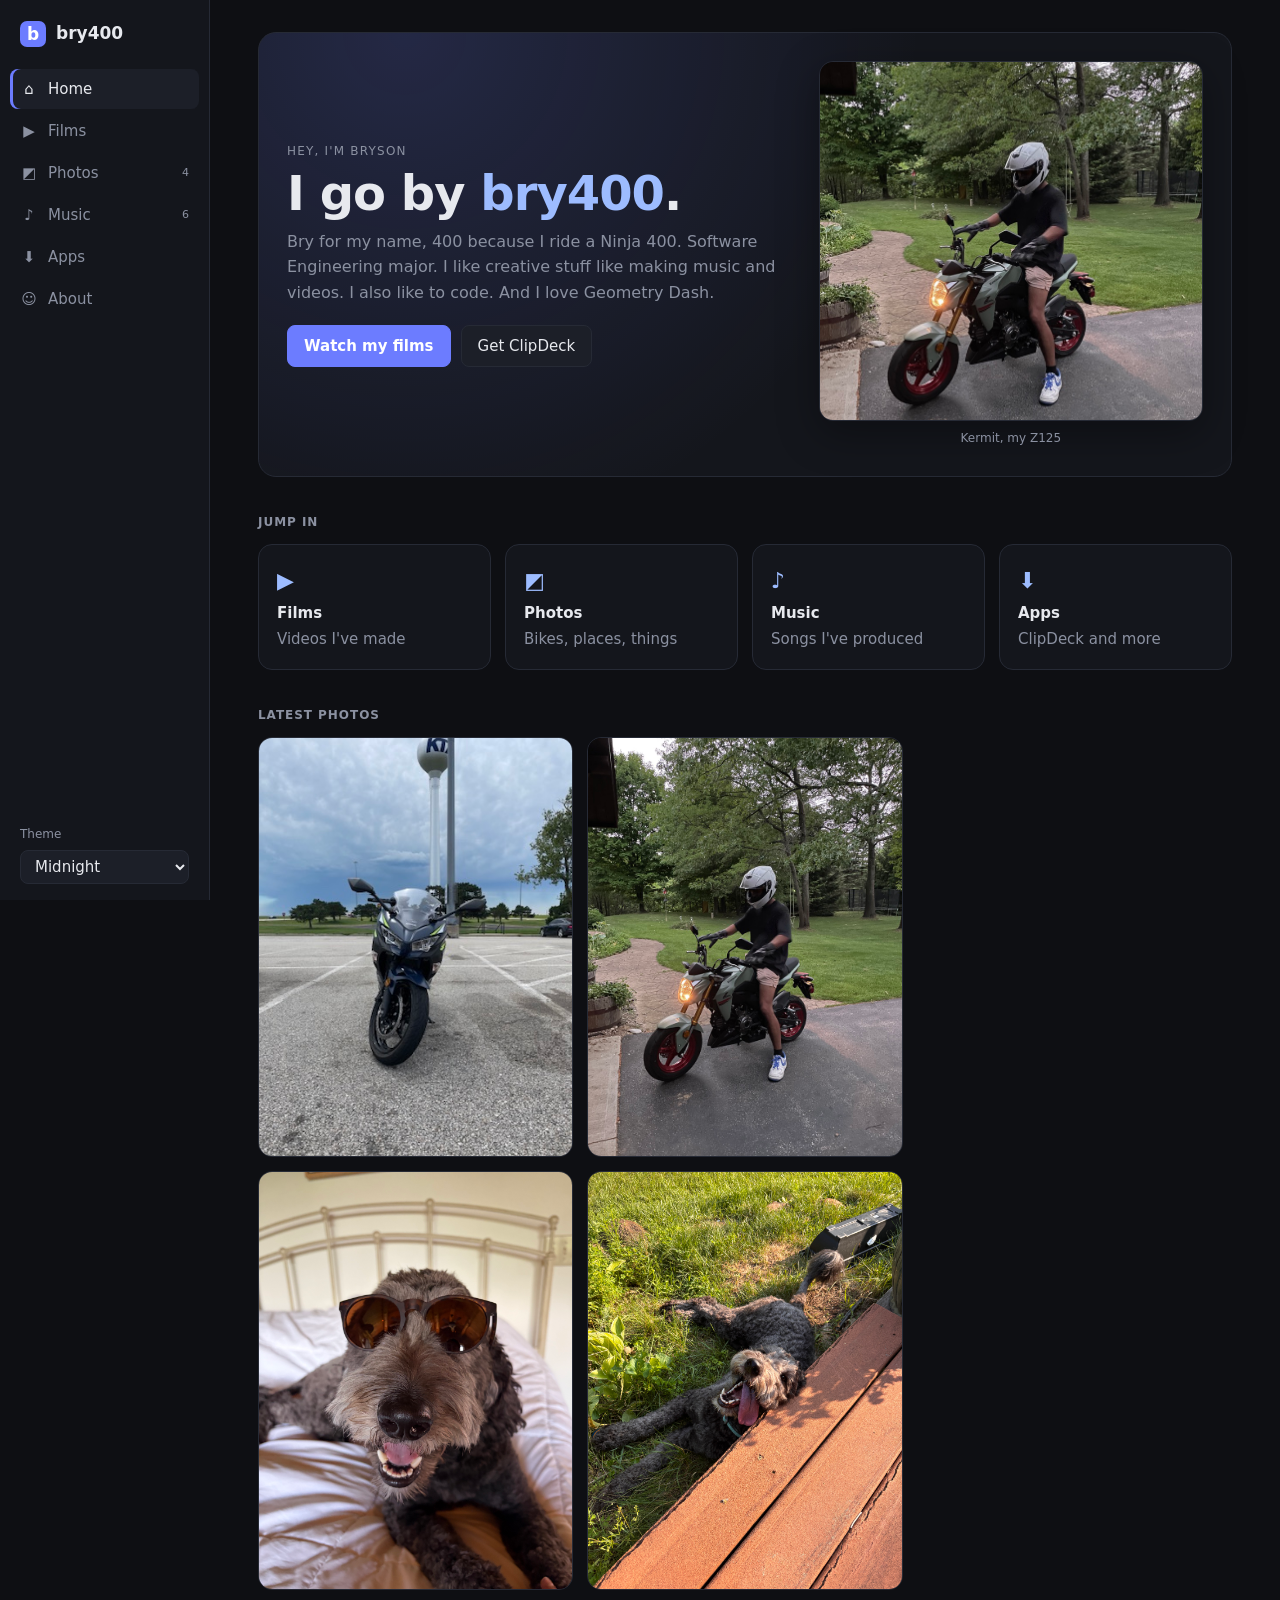
<file: index.html>
<!DOCTYPE html>
<html lang="en" data-theme="midnight">

<head>
    <meta charset="UTF-8">
    <meta name="viewport" content="width=device-width, initial-scale=1.0">
    <title>bry400</title>
    <meta name="description" content="Bryson's corner of the internet: films, photos, music and apps.">
    <link rel="icon" href="assets/clipdeck.png">
    <link rel="stylesheet" href="styles.css">
    <script>
        // Apply the saved theme before first paint to avoid a flash.
        try { document.documentElement.dataset.theme = localStorage.getItem("theme") || "midnight"; } catch (e) {}
    </script>
</head>

<body>
    <div class="app">
        <aside class="sidebar">
            <a class="brand" href="#home"><span class="logo">b</span> bry400</a>
            <nav class="nav-list" id="nav">
                <a class="nav" href="#home" data-view="home"><span class="ico">⌂</span><span class="lbl">Home</span></a>
                <a class="nav" href="#films" data-view="films"><span class="ico">▶</span><span class="lbl">Films</span><span class="badge" id="n-films"></span></a>
                <a class="nav" href="#photos" data-view="photos"><span class="ico">◩</span><span class="lbl">Photos</span><span class="badge" id="n-photos"></span></a>
                <a class="nav" href="#music" data-view="music"><span class="ico">♪</span><span class="lbl">Music</span><span class="badge" id="n-music"></span></a>
                <a class="nav" href="#apps" data-view="apps"><span class="ico">⬇</span><span class="lbl">Apps</span></a>
                <a class="nav" href="#about" data-view="about"><span class="ico">☺</span><span class="lbl">About</span></a>
            </nav>
            <div class="sidebar-foot">
                <label class="small muted" for="theme">Theme</label>
                <select id="theme">
                    <option value="midnight">Midnight</option>
                    <option value="mono">Mono</option>
                    <option value="ember">Ember</option>
                    <option value="light">Light</option>
                    <option value="sakura">Sakura</option>
                </select>
            </div>
        </aside>

        <main class="content" id="content" tabindex="-1">
            <!-- HOME -->
            <section class="view" id="view-home">
                <div class="hero">
                    <div class="hero-text">
                        <p class="eyebrow">Hey, I'm Bryson</p>
                        <h1>I go by <span class="accent">bry400</span>.</h1>
                        <p class="lead">Bry for my name, 400 because I ride a Ninja 400. Software Engineering major. I like creative stuff 
                            like making music and videos. I also like to code. And I love Geometry Dash.</p>
                        <div class="row">
                            <a class="btn primary" href="#films">Watch my films</a>
                            <a class="btn" href="#apps">Get ClipDeck</a>
                        </div>
                    </div>
                    <figure class="hero-photo">
                        <img src="media/photos/kermit-z125.jpeg" alt="Bry on his Z125">
                        <figcaption>Kermit, my Z125</figcaption>
                    </figure>
                </div>

                <h2 class="section-title">Jump in</h2>
                <div class="tiles">
                    <a class="tile" href="#films"><span class="tile-ico">▶</span><b>Films</b><span class="muted">Videos I've made</span></a>
                    <a class="tile" href="#photos"><span class="tile-ico">◩</span><b>Photos</b><span class="muted">Bikes, places, things</span></a>
                    <a class="tile" href="#music"><span class="tile-ico">♪</span><b>Music</b><span class="muted">Songs I've produced</span></a>
                    <a class="tile" href="#apps"><span class="tile-ico">⬇</span><b>Apps</b><span class="muted">ClipDeck and more</span></a>
                </div>

                <div id="latest" hidden>
                    <h2 class="section-title">Latest photos</h2>
                    <div class="photo-grid" id="latest-grid"></div>
                </div>
            </section>

            <!-- FILMS -->
            <section class="view" id="view-films" hidden>
                <header class="view-head"><h1>Films</h1><p class="muted">Things I've shot and edited.</p></header>
                <div class="card-grid" id="films-grid"></div>
                <div class="empty" id="films-empty" hidden></div>
            </section>

            <!-- PHOTOS -->
            <section class="view" id="view-photos" hidden>
                <header class="view-head"><h1>Photos</h1><p class="muted">Click one to open it.</p></header>
                <div class="photo-grid" id="photos-grid"></div>
                <div class="empty" id="photos-empty" hidden></div>
            </section>

            <!-- MUSIC -->
            <section class="view" id="view-music" hidden>
                <header class="view-head"><h1>Music</h1><p class="muted">Songs I've made.</p></header>
                <ol class="tracks" id="tracks"></ol>
                <div class="empty" id="music-empty" hidden></div>
            </section>

            <!-- APPS -->
            <section class="view" id="view-apps" hidden>
                <header class="view-head"><h1>Apps</h1><p class="muted">Things I've built.</p></header>
                <div id="apps-list"></div>
                <h2 class="section-title">Also: Geometry Dash mod</h2>
                <div class="panel row-between">
                    <div>
                        <b>No Block Glow</b>
                        <p class="muted small">A Geode mod with around 10k downloads.</p>
                    </div>
                    <a class="btn" href="https://geode-sdk.org/mods/bry400.no_block_glow" target="_blank" rel="noopener">View on Geode ↗</a>
                </div>
            </section>

            <!-- ABOUT -->
            <section class="view" id="view-about" hidden>
                <header class="view-head"><h1>About</h1></header>
                <div class="about-grid">
                    <div class="panel">
                        <h2>Motorcycling</h2>
                        <p>I got into motorcycling in summer 2024. I wanted a bike for my birthday but my dad warned me
                            against it. Midway through the summer my mom encouraged me to go get one and learn. They
                            bought me a Kawasaki Z125 as my first bike. Thanks mom and dad. Then I realized I needed
                            more power, so I bought my Ninja 400, and I love it.</p>
                        <img class="inline-photo" src="media/photos/ninja-400.jpeg" alt="Ninja 400" loading="lazy">
                    </div>
                    <div class="panel">
                        <h2>Geometry Dash</h2>
                        <p>3000+ hours and I'm proud. I made a <a href="https://geode-sdk.org/mods/bry400.no_block_glow" target="_blank" rel="noopener">mod</a>
                            for it with the Geode mod loader. Around 10k people have downloaded it.</p>
                    </div>
                    <div class="panel">
                        <h2>Programming</h2>
                        <p>I used to study software engineering, then realized what started as a hobby was becoming a
                            chore, so now I'm a math major. I think I'm on attempt 4 at a degree... I also made a
                            Discord gambling bot (fake money, don't worry) with levelable skills and leaderboards. It's
                            only on my server and down half the time, lol.</p>
                    </div>
                    <div class="panel">
                        <h2>Videography, photos &amp; music</h2>
                        <p>The stuff that fills the Films, Photos and Music pages here.</p>
                    </div>
                </div>

                <h2 class="section-title">Contact</h2>
                <div class="panel">
                    <p>Add me on Discord: <b>bry400</b>. Also see my <a href="https://github.com/kazido" target="_blank" rel="noopener">GitHub</a>.</p>
                </div>
            </section>
        </main>
    </div>

    <!-- Persistent music player -->
    <div class="player" id="player" hidden>
        <button class="pbtn" id="p-prev" aria-label="Previous">⏮</button>
        <button class="pbtn big" id="p-toggle" aria-label="Play or pause">▶</button>
        <button class="pbtn" id="p-next" aria-label="Next">⏭</button>
        <div class="p-info"><b id="p-title">—</b></div>
        <span class="small muted" id="p-cur">0:00</span>
        <input type="range" id="p-seek" min="0" max="1000" value="0" aria-label="Seek">
        <span class="small muted" id="p-dur">0:00</span>
        <audio id="audio" preload="none"></audio>
    </div>

    <!-- Lightbox for photos and films -->
    <div class="lightbox" id="lightbox" hidden>
        <button class="lb-close" id="lb-close" aria-label="Close">✕</button>
        <button class="lb-nav prev" id="lb-prev" aria-label="Previous">‹</button>
        <div class="lb-stage" id="lb-stage"></div>
        <button class="lb-nav next" id="lb-next" aria-label="Next">›</button>
        <div class="lb-cap" id="lb-cap"></div>
    </div>

    <script src="app.js"></script>
</body>

</html>
</file>
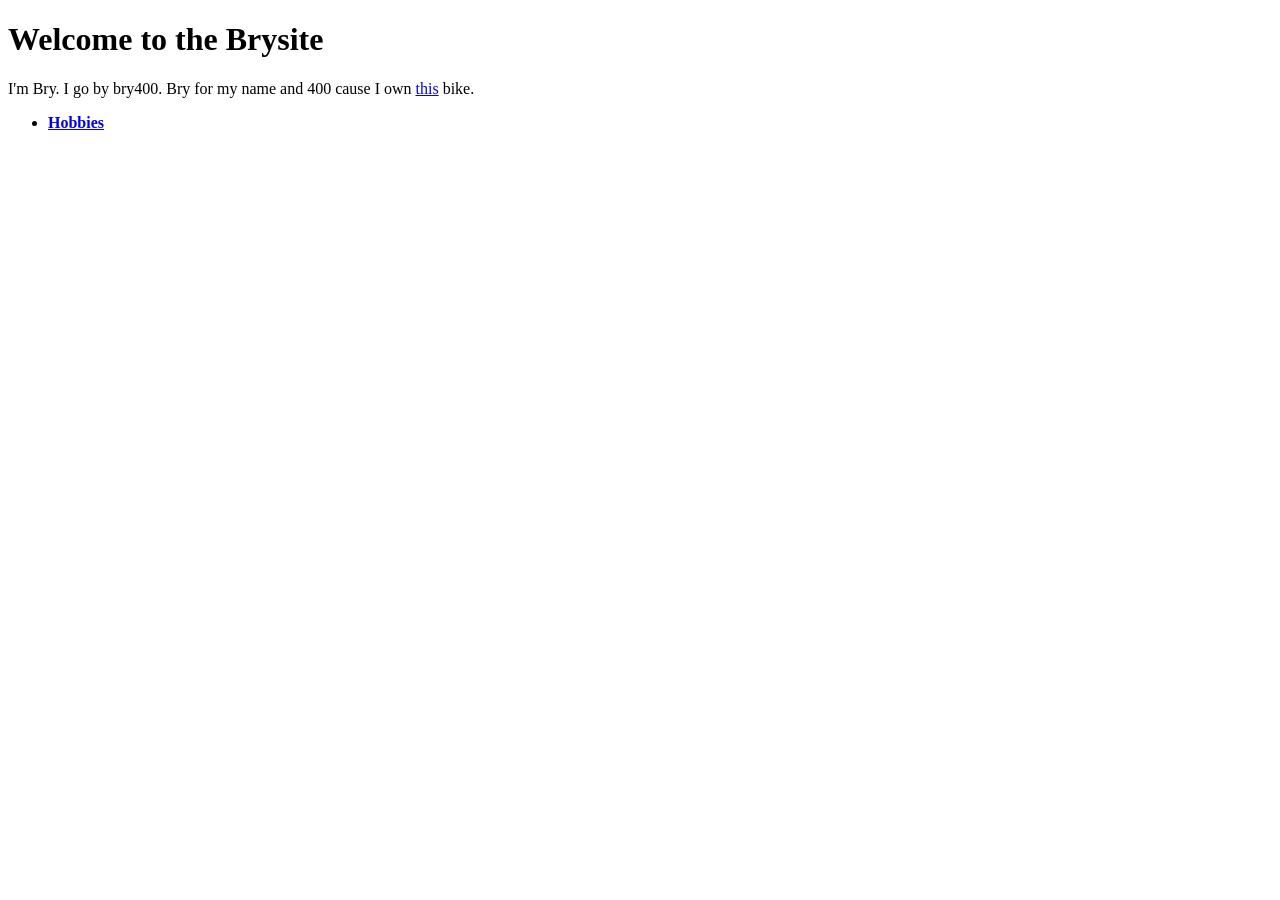
<file: site.html>
<!DOCTYPE html>
<html>

<head>


</head>

<body>
    <h1>Welcome to the Brysite</h1>
    <p>I'm Bry. I go by bry400. Bry for my name and 400 cause I own <a
            href="resources/89C44326-C04C-4F18-B2B7-C55844805157_4_5005_c.jpeg">this</a> bike.</p>

    <ul>
        <li><a href="pages/hobbies.html"><b>Hobbies</b></a></li>
    </ul>
</body>

</html>
</file>
<file: styles.css>
/* Look and feel borrowed from ClipDeck: dark panels, sidebar nav, 16:9 cards, themeable accent. */
:root {
  --bg: #0e0f13; --panel: #14161c; --panel-2: #1c1f28; --border: #262a35;
  --text: #e7e9ee; --muted: #8b91a1; --accent: #6c7cff; --accent-rgb: 108 124 255;
  --accent-text: #9dbcff; --on-accent: #fff; --radius: 8px; --radius-lg: 14px;
  --font: "Segoe UI Variable", "Segoe UI", system-ui, -apple-system, Roboto, sans-serif;
  color-scheme: dark;
}
[data-theme="mono"] {
  --bg: #000; --panel: #070707; --panel-2: #121212; --border: #262626; --text: #f4f4f4; --muted: #8c8c8c;
  --accent: #fff; --accent-rgb: 255 255 255; --accent-text: #fff; --on-accent: #000; --radius: 3px; --radius-lg: 4px;
}
[data-theme="ember"] {
  --bg: #17110d; --panel: #201813; --panel-2: #2c2119; --border: #3b2d22; --text: #f1e4d6; --muted: #a18a76;
  --accent: #d19a66; --accent-rgb: 209 154 102; --accent-text: #e8bb8b; --on-accent: #1a120c;
}
[data-theme="light"] {
  --bg: #f4f5f8; --panel: #fff; --panel-2: #eceef3; --border: #dcdfe6; --text: #1d2030; --muted: #6a7082;
  --accent: #3b6cf6; --accent-rgb: 59 108 246; --accent-text: #2a56d4; --on-accent: #fff; color-scheme: light;
}
[data-theme="sakura"] {
  --bg: #fdf0f4; --panel: #fff8fa; --panel-2: #f9e0e8; --border: #f0cbd7; --text: #4a2a35; --muted: #96707d;
  --accent: #e0709a; --accent-rgb: 224 112 154; --accent-text: #c04e7b; --on-accent: #fff;
  --radius: 12px; --radius-lg: 18px; color-scheme: light;
}

* { box-sizing: border-box; }
html, body { height: 100%; margin: 0; }
body { background: var(--bg); color: var(--text); font: 15px/1.6 var(--font); }
a { color: var(--accent-text); }
h1 { font-size: 28px; line-height: 1.2; margin: 0 0 6px; }
h2 { font-size: 17px; margin: 0 0 8px; }
p { margin: 0 0 12px; }
.muted { color: var(--muted); }
.small { font-size: 12px; }
.accent { color: var(--accent-text); }
[hidden] { display: none !important; }
:focus-visible { outline: 2px solid var(--accent); outline-offset: 2px; }

/* Controls */
.btn, select {
  font: inherit; color: var(--text); background: var(--panel-2); border: 1px solid var(--border);
  border-radius: var(--radius); padding: 8px 16px; cursor: pointer; text-decoration: none; display: inline-block;
  transition: border-color .12s, background .12s, transform .12s;
}
.btn:hover, select:hover { border-color: rgb(var(--accent-rgb) / .6); }
.btn.primary { background: var(--accent); border-color: var(--accent); color: var(--on-accent); font-weight: 600; }
.btn.primary:hover { filter: brightness(1.1); }
.row { display: flex; gap: 10px; flex-wrap: wrap; }
.row-between { display: flex; gap: 16px; align-items: center; justify-content: space-between; flex-wrap: wrap; }

/* Layout */
.app { display: grid; grid-template-columns: 210px 1fr; min-height: 100vh; }
.sidebar {
  position: sticky; top: 0; height: 100vh; display: flex; flex-direction: column; gap: 4px;
  padding: 16px 10px; background: var(--panel); border-right: 1px solid var(--border);
}
.brand { display: flex; align-items: center; gap: 10px; font-weight: 700; font-size: 17px; padding: 4px 10px 18px; color: var(--text); text-decoration: none; }
.logo {
  width: 26px; height: 26px; border-radius: 7px; display: grid; place-items: center; font-weight: 800;
  background: var(--accent); color: var(--on-accent);
}
.nav-list { display: flex; flex-direction: column; gap: 2px; }
.nav {
  display: flex; align-items: center; gap: 10px; padding: 8px 10px; border-radius: var(--radius);
  color: var(--muted); text-decoration: none; transition: background .12s, color .12s;
}
.nav:hover { background: var(--panel-2); color: var(--text); }
.nav.active { background: var(--panel-2); color: var(--text); box-shadow: inset 3px 0 0 var(--accent); }
.ico { width: 18px; text-align: center; }
.badge { margin-left: auto; font-size: 11px; color: var(--muted); }
.sidebar-foot { margin-top: auto; padding: 0 10px; display: grid; gap: 6px; }
.sidebar-foot select { padding: 6px 10px; }

.content { padding: 32px clamp(16px, 4vw, 48px) 120px; min-width: 0; outline: none; }
.view { max-width: 1100px; margin: 0 auto; animation: fade .25s ease; }
@keyframes fade { from { opacity: 0; transform: translateY(6px); } to { opacity: 1; transform: none; } }
.view-head { margin-bottom: 22px; }
.section-title { margin: 36px 0 12px; color: var(--muted); font-size: 12px; text-transform: uppercase; letter-spacing: .08em; font-weight: 600; }
.panel { background: var(--panel); border: 1px solid var(--border); border-radius: var(--radius-lg); padding: 18px 20px; }
.panel p:last-child { margin-bottom: 0; }

/* Hero */
.hero {
  display: grid; grid-template-columns: 1.3fr 1fr; gap: 32px; align-items: center; padding: 28px;
  border-radius: calc(var(--radius-lg) + 4px); border: 1px solid var(--border);
  background: radial-gradient(circle at 15% 0%, rgb(var(--accent-rgb) / .18), transparent 55%), var(--panel);
}
.hero h1 { font-size: clamp(30px, 5vw, 48px); letter-spacing: -.02em; }
.eyebrow { color: var(--muted); text-transform: uppercase; letter-spacing: .1em; font-size: 12px; margin-bottom: 4px; }
.lead { color: var(--muted); font-size: 16px; max-width: 52ch; margin-bottom: 20px; }
.hero-photo { margin: 0; }
.hero-photo img { width: 100%; max-height: 360px; object-fit: cover; border-radius: var(--radius-lg); border: 1px solid var(--border); display: block; box-shadow: 0 12px 40px rgb(0 0 0 / .35); }
.hero-photo figcaption { text-align: center; color: var(--muted); font-size: 12px; margin-top: 8px; }

.tiles { display: grid; grid-template-columns: repeat(auto-fill, minmax(200px, 1fr)); gap: 14px; }
.tile {
  display: grid; gap: 2px; padding: 18px; background: var(--panel); border: 1px solid var(--border);
  border-radius: var(--radius-lg); color: var(--text); text-decoration: none;
  transition: border-color .15s, transform .15s;
}
.tile:hover { border-color: var(--accent); transform: translateY(-2px); }
.tile-ico { font-size: 22px; color: var(--accent-text); }

/* Cards (films, like ClipDeck's clip grid) */
.card-grid { display: grid; grid-template-columns: repeat(auto-fill, minmax(280px, 1fr)); gap: 18px; }
.card { background: none; border: none; padding: 0; text-align: left; color: inherit; font: inherit; cursor: pointer; }
.card-thumb {
  position: relative; aspect-ratio: 16 / 9; background: var(--panel-2); border-radius: var(--radius-lg);
  overflow: hidden; border: 1px solid var(--border); transition: border-color .15s, transform .15s;
}
.card:hover .card-thumb { border-color: var(--accent); transform: translateY(-2px); }
.card-thumb video, .card-thumb img { width: 100%; height: 100%; object-fit: cover; display: block; pointer-events: none; }
.play-chip {
  position: absolute; inset: 0; display: grid; place-items: center; font-size: 34px; color: #fff;
  background: linear-gradient(transparent 50%, rgb(0 0 0 / .45)); opacity: .9;
}
.card-title { margin-top: 8px; font-weight: 600; }
.card-meta { color: var(--muted); font-size: 12px; }

/* Photos */
.photo-grid { columns: 3 240px; column-gap: 14px; }
.photo { display: block; width: 100%; margin: 0 0 14px; padding: 0; border: 1px solid var(--border); border-radius: var(--radius-lg); overflow: hidden; background: var(--panel-2); cursor: zoom-in; break-inside: avoid; transition: border-color .15s, transform .15s; }
.photo:hover { border-color: var(--accent); transform: translateY(-2px); }
.photo img { width: 100%; display: block; }

/* Music */
.tracks { list-style: none; margin: 0; padding: 0; display: grid; gap: 6px; }
.track {
  display: grid; grid-template-columns: 40px 1fr auto; gap: 12px; align-items: center; width: 100%;
  padding: 10px 14px; background: var(--panel); border: 1px solid var(--border); border-radius: var(--radius);
  color: inherit; font: inherit; text-align: left; cursor: pointer; transition: border-color .12s, background .12s;
}
.track:hover { border-color: rgb(var(--accent-rgb) / .6); }
.track.playing { border-color: var(--accent); background: rgb(var(--accent-rgb) / .1); }
.track .tno { color: var(--muted); text-align: center; }
.track.playing .tno { color: var(--accent-text); }
.track .tmeta { color: var(--muted); font-size: 12px; }

/* Apps */
.app-card { display: grid; grid-template-columns: 96px 1fr; gap: 22px; align-items: center; padding: 24px; background: radial-gradient(circle at 0% 0%, rgb(var(--accent-rgb) / .15), transparent 60%), var(--panel); border: 1px solid var(--border); border-radius: calc(var(--radius-lg) + 4px); }
.app-card img { width: 96px; height: 96px; border-radius: 22px; box-shadow: 0 8px 24px rgb(0 0 0 / .4); }
.app-card h2 { font-size: 24px; margin: 0; }
.dl-row { margin-top: 6px; }

/* About */
.about-grid { display: grid; grid-template-columns: repeat(auto-fit, minmax(300px, 1fr)); gap: 16px; }
.inline-photo { width: 100%; max-height: 260px; object-fit: cover; border-radius: var(--radius); margin-top: 12px; }

.empty { text-align: center; color: var(--muted); padding: 60px 20px; border: 1px dashed var(--border); border-radius: var(--radius-lg); }
.empty h2 { color: var(--text); }
.empty code { background: var(--panel-2); padding: 2px 6px; border-radius: 4px; font-size: 12px; }

/* Music player bar */
.player {
  position: fixed; left: 210px; right: 0; bottom: 0; z-index: 20; display: flex; align-items: center; gap: 12px;
  padding: 10px clamp(16px, 4vw, 48px); background: var(--panel); border-top: 1px solid var(--border);
}
.pbtn { background: none; border: none; color: var(--text); font-size: 18px; cursor: pointer; padding: 6px 8px; border-radius: 50%; }
.pbtn:hover { background: var(--panel-2); }
.pbtn.big { background: var(--accent); color: var(--on-accent); width: 40px; height: 40px; font-size: 16px; }
.pbtn.big:hover { filter: brightness(1.1); background: var(--accent); }
.p-info { min-width: 0; width: 200px; white-space: nowrap; overflow: hidden; text-overflow: ellipsis; }
#p-seek { flex: 1; accent-color: var(--accent); min-width: 80px; }

/* Lightbox */
.lightbox { position: fixed; inset: 0; z-index: 50; background: rgb(0 0 0 / .92); display: grid; place-items: center; animation: fade .2s ease; }
.lb-stage { max-width: 92vw; max-height: 80vh; display: grid; place-items: center; }
.lb-stage img, .lb-stage video, .lb-stage iframe { max-width: 92vw; max-height: 80vh; border-radius: var(--radius); background: #000; }
.lb-stage iframe { width: min(92vw, 1100px); aspect-ratio: 16 / 9; border: 0; }
.lb-cap { position: absolute; bottom: 20px; left: 0; right: 0; text-align: center; color: #ddd; padding: 0 60px; }
.lb-close, .lb-nav { position: absolute; background: rgb(255 255 255 / .1); border: none; color: #fff; cursor: pointer; border-radius: 50%; width: 44px; height: 44px; font-size: 22px; }
.lb-close:hover, .lb-nav:hover { background: rgb(255 255 255 / .22); }
.lb-close { top: 16px; right: 16px; }
.lb-nav { top: 50%; transform: translateY(-50%); font-size: 30px; line-height: 1; }
.lb-nav.prev { left: 16px; } .lb-nav.next { right: 16px; }

/* Narrow screens: sidebar becomes a top bar */
@media (max-width: 760px) {
  .app { grid-template-columns: 1fr; }
  .sidebar { position: sticky; top: 0; z-index: 10; height: auto; flex-direction: row; align-items: center; padding: 8px 10px; border-right: none; border-bottom: 1px solid var(--border); overflow-x: auto; }
  .brand { padding: 0 8px; } .brand { font-size: 0; } .logo { font-size: 14px; }
  .nav-list { flex-direction: row; } .nav { padding: 6px 10px; white-space: nowrap; } .nav .ico, .badge { display: none; }
  .nav.active { box-shadow: inset 0 -3px 0 var(--accent); }
  .sidebar-foot { margin: 0 0 0 auto; } .sidebar-foot label { display: none; }
  .hero { grid-template-columns: 1fr; padding: 20px; }
  .app-card { grid-template-columns: 1fr; }
  .player { left: 0; flex-wrap: wrap; } .p-info { width: 100%; order: -1; }
}
@media (prefers-reduced-motion: reduce) { * { animation: none !important; transition: none !important; } }
</file>
